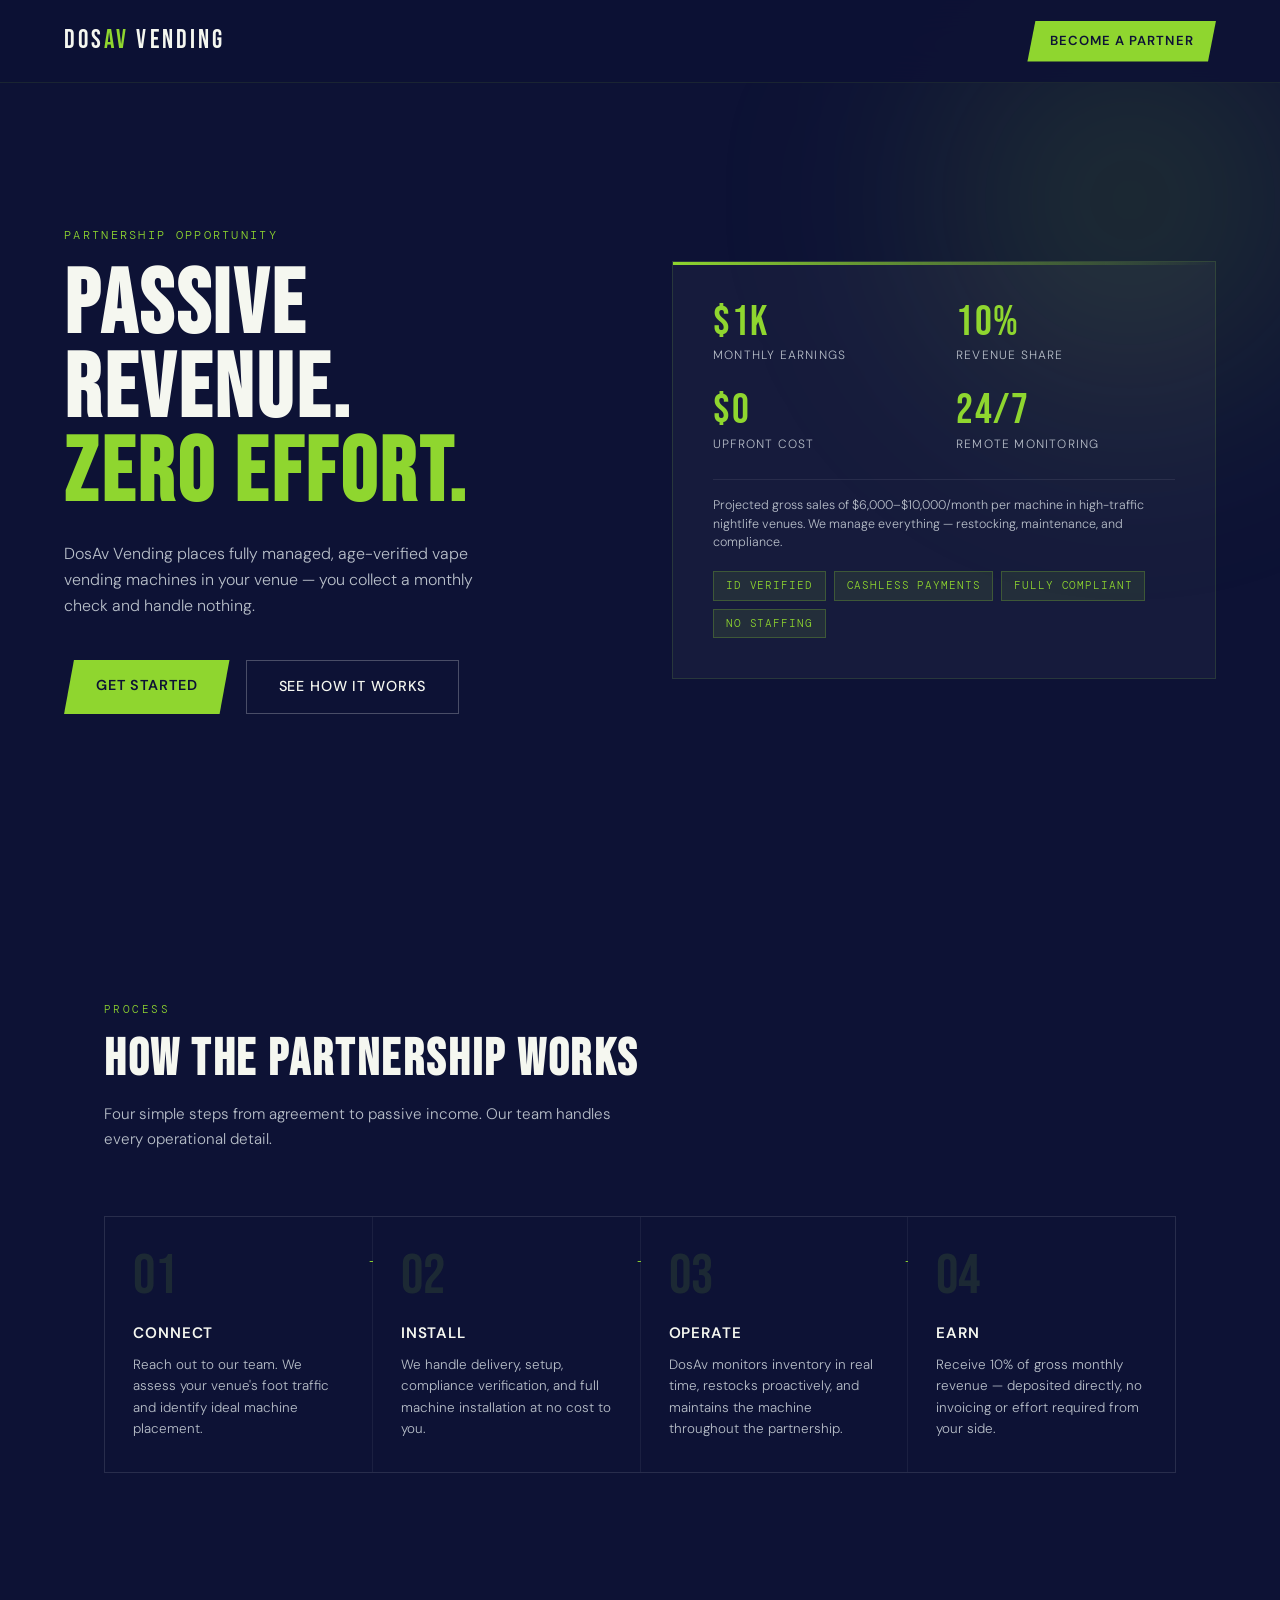
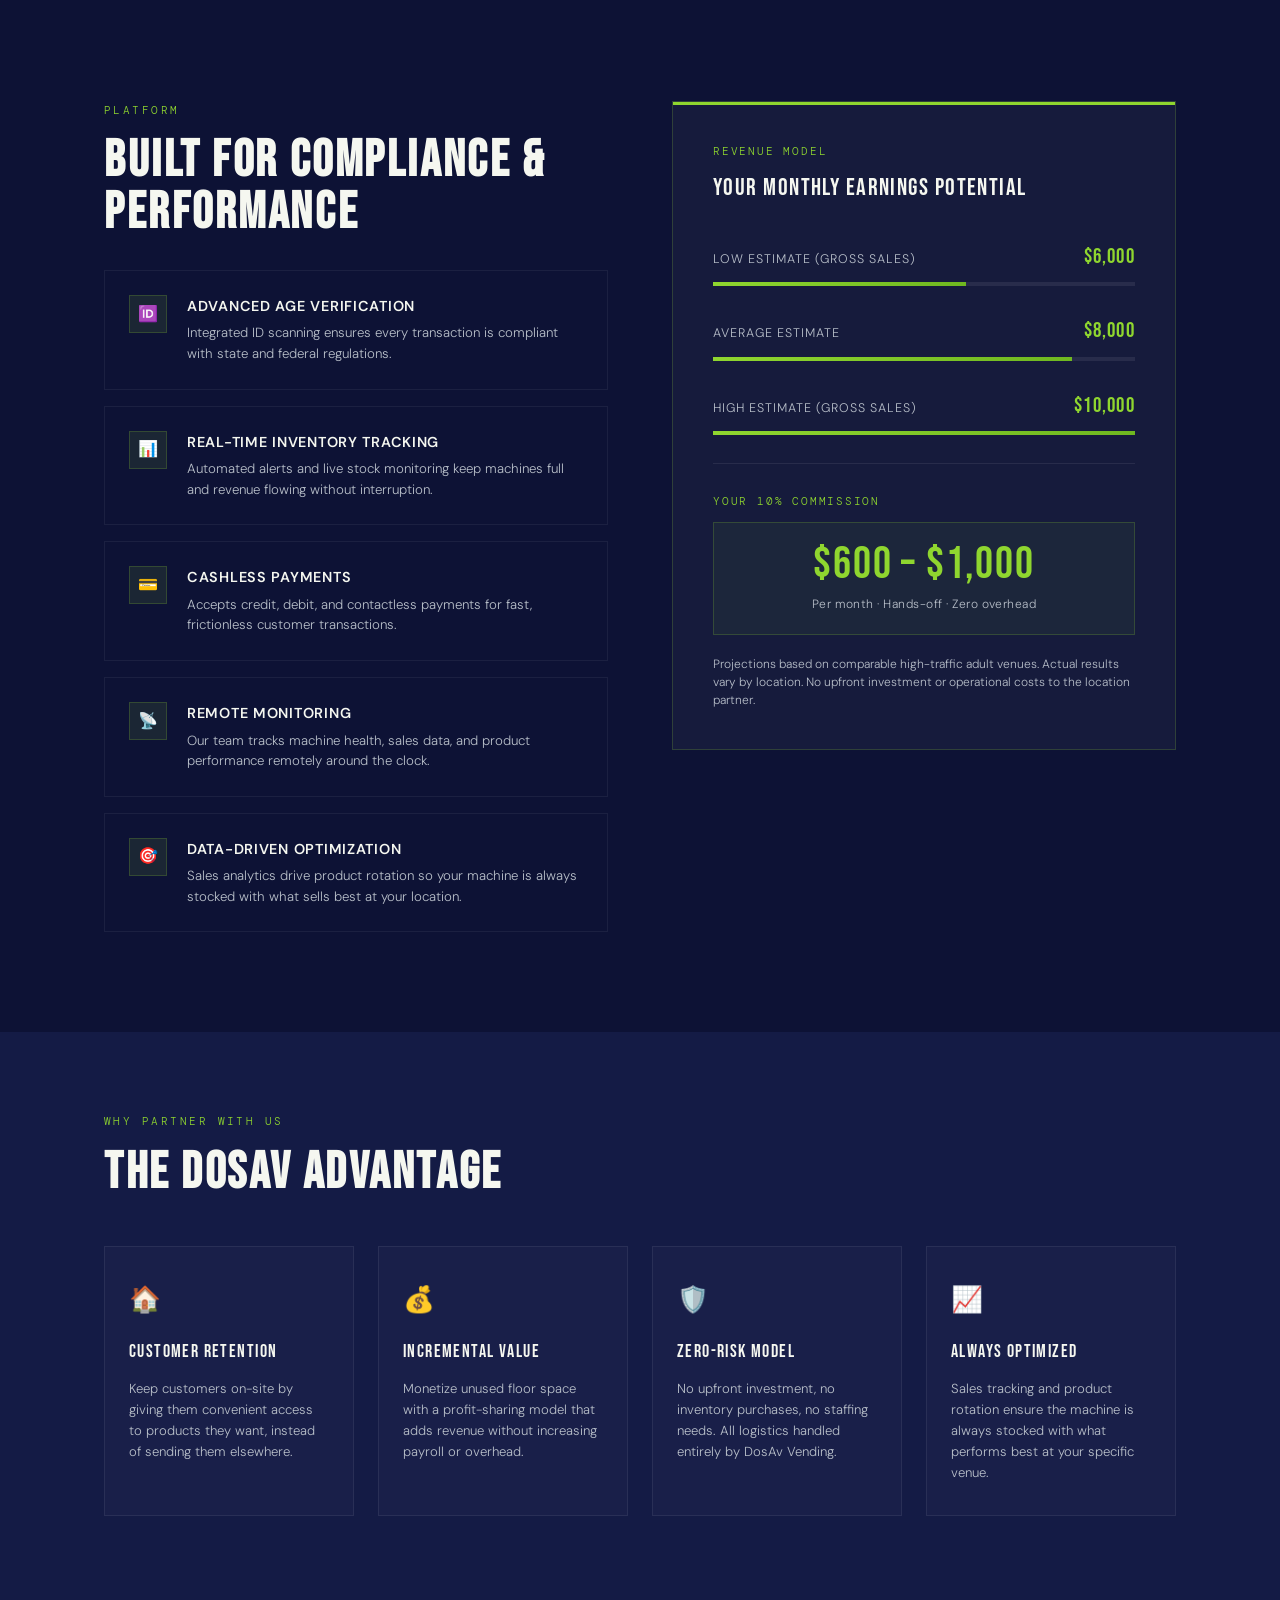
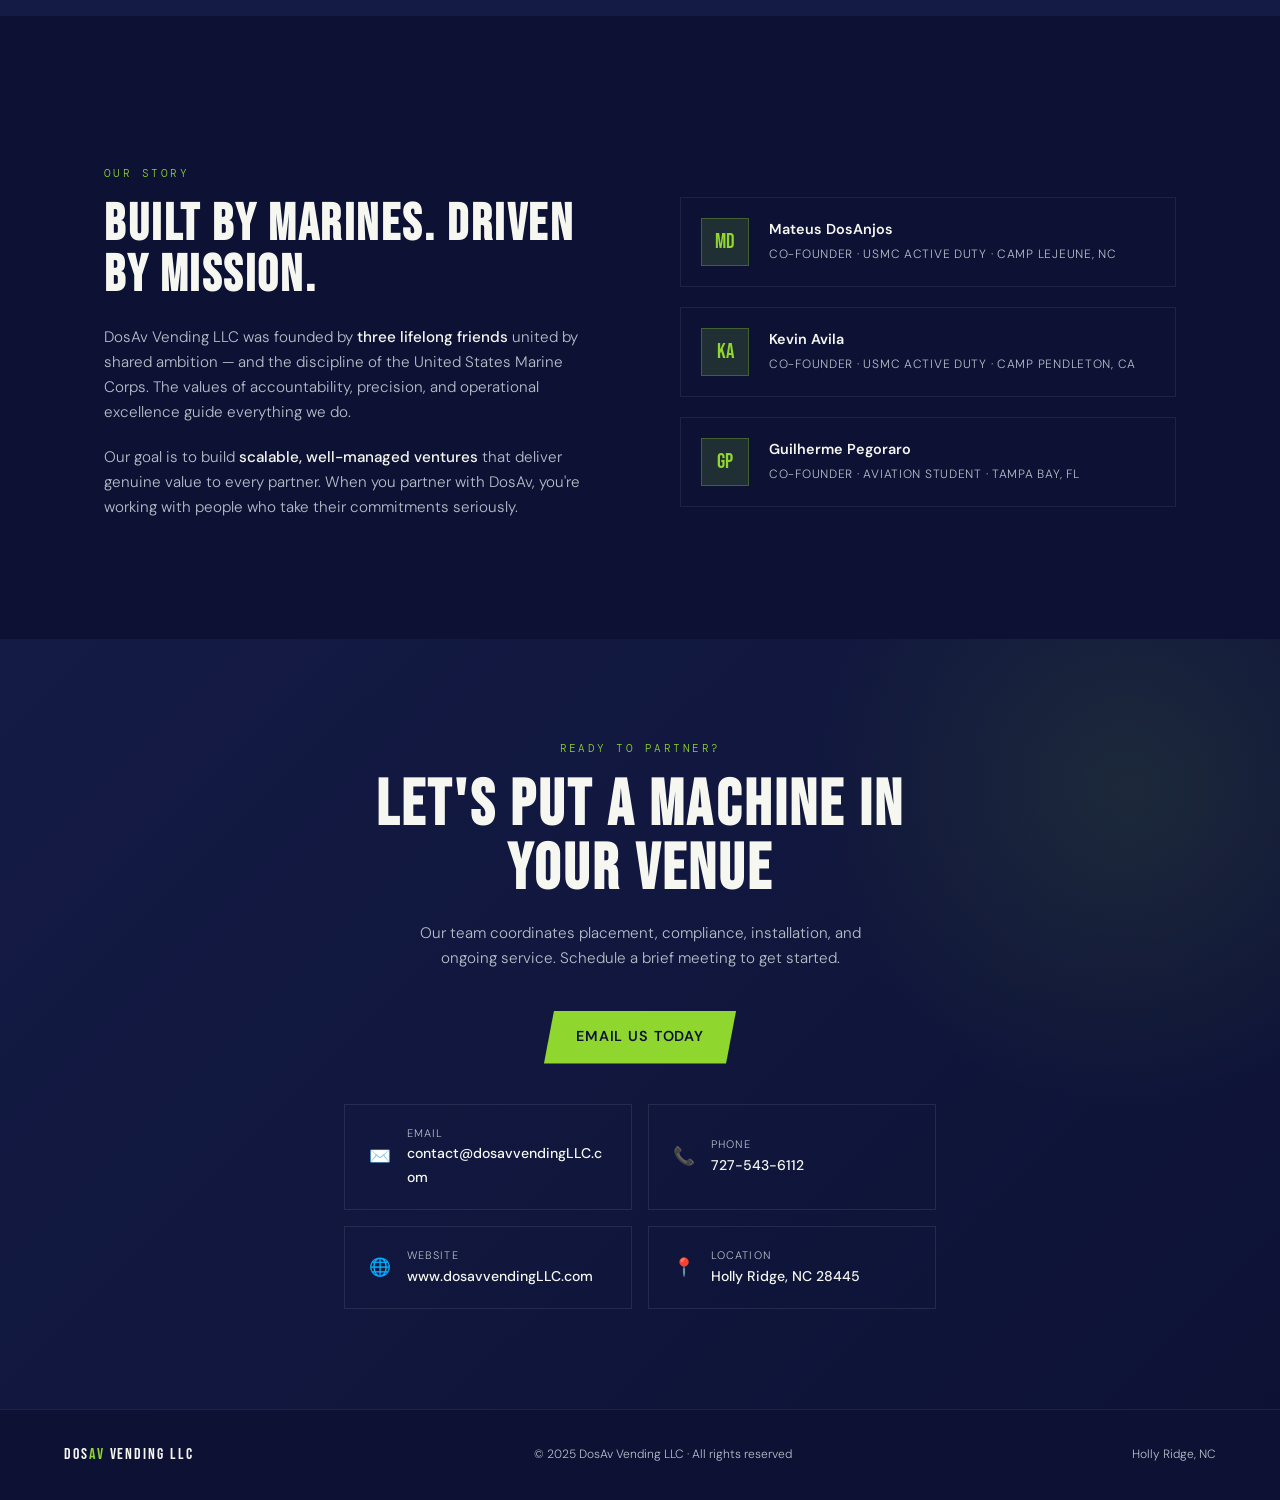
<file: index.html>
<!DOCTYPE html>
<html lang="en">
<head>
<meta charset="UTF-8">
<meta name="viewport" content="width=device-width, initial-scale=1.0">
<title>DosAv Vending LLC — Partnership</title>
<link href="https://fonts.googleapis.com/css2?family=Bebas+Neue&family=DM+Sans:wght@300;400;500;600&family=DM+Mono:wght@400;500&display=swap" rel="stylesheet">
<style>
  :root{--navy:#0d1235;--navy-mid:#141b45;--green:#8fd62f;--green-dark:#6fb820;--white:#f5f7f0;--gray:#b8bfc9;--card-bg:rgba(255,255,255,0.04)}
  *,*::before,*::after{box-sizing:border-box;margin:0;padding:0}
  html{scroll-behavior:smooth}
  body{background:var(--navy);color:var(--white);font-family:'DM Sans',sans-serif;font-weight:300;line-height:1.65;overflow-x:hidden}
  nav{position:fixed;top:0;left:0;right:0;z-index:100;display:flex;align-items:center;justify-content:space-between;padding:1.25rem 5vw;background:rgba(13,18,53,.88);backdrop-filter:blur(18px);border-bottom:1px solid rgba(143,214,47,.1)}
  .nav-logo{font-family:'Bebas Neue',sans-serif;font-size:1.6rem;letter-spacing:.12em;color:var(--white)}
  .nav-logo span{color:var(--green)}
  .nav-cta{background:var(--green);color:var(--navy);border:none;font-family:'DM Sans',sans-serif;font-weight:600;font-size:.82rem;letter-spacing:.08em;text-transform:uppercase;padding:.6rem 1.4rem;cursor:pointer;text-decoration:none;clip-path:polygon(8px 0%,100% 0%,calc(100% - 8px) 100%,0% 100%);transition:background .2s,transform .15s}
  .nav-cta:hover{background:var(--green-dark);transform:translateY(-1px)}
  .hero{position:relative;min-height:100vh;display:flex;align-items:center;padding:120px 5vw 80px;overflow:hidden}
  .hbc{position:absolute;border-radius:50%;filter:blur(90px);pointer-events:none}
  .hbc.c1{width:600px;height:600px;background:radial-gradient(circle,rgba(143,214,47,.18) 0%,transparent 70%);top:-100px;right:-150px;animation:drift 12s ease-in-out infinite alternate}
  @keyframes drift{from{transform:translate(0,0) scale(1)}to{transform:translate(30px,40px) scale(1.06)}}
  .hero-grid{display:grid;grid-template-columns:1fr 1fr;gap:4rem;align-items:center;max-width:1200px;margin:0 auto;position:relative;z-index:1;width:100%}
  .hero-eyebrow{font-family:'DM Mono',monospace;font-size:.72rem;letter-spacing:.2em;text-transform:uppercase;color:var(--green);margin-bottom:1.2rem;opacity:0;animation:fadeUp .7s .2s forwards}
  .hero h1{font-family:'Bebas Neue',sans-serif;font-size:clamp(3.5rem,7vw,6.5rem);line-height:.94;letter-spacing:.04em;margin-bottom:1.5rem;opacity:0;animation:fadeUp .7s .35s forwards}
  .hero h1 em{color:var(--green);font-style:normal;display:block}
  .hero-sub{font-size:1rem;color:var(--gray);max-width:420px;margin-bottom:2.5rem;opacity:0;animation:fadeUp .7s .5s forwards}
  .hero-actions{display:flex;gap:1rem;flex-wrap:wrap;opacity:0;animation:fadeUp .7s .65s forwards}
  .btn-p{background:var(--green);color:var(--navy);border:none;font-family:'DM Sans',sans-serif;font-weight:600;font-size:.9rem;letter-spacing:.06em;text-transform:uppercase;padding:.9rem 2rem;cursor:pointer;text-decoration:none;clip-path:polygon(10px 0%,100% 0%,calc(100% - 10px) 100%,0% 100%);transition:background .2s,transform .15s,box-shadow .2s;display:inline-block}
  .btn-p:hover{background:var(--green-dark);transform:translateY(-2px);box-shadow:0 12px 30px rgba(143,214,47,.25)}
  .btn-s{background:transparent;color:var(--white);border:1px solid rgba(255,255,255,.25);font-family:'DM Sans',sans-serif;font-weight:500;font-size:.9rem;letter-spacing:.06em;text-transform:uppercase;padding:.9rem 2rem;cursor:pointer;text-decoration:none;transition:border-color .2s,color .2s;display:inline-block}
  .btn-s:hover{border-color:var(--green);color:var(--green)}
  .hero-card{background:var(--card-bg);border:1px solid rgba(143,214,47,.15);padding:2.5rem;position:relative;opacity:0;animation:fadeUp .8s .5s forwards}
  .hero-card::before{content:'';position:absolute;top:0;left:0;right:0;height:3px;background:linear-gradient(90deg,var(--green),transparent)}
  .stat-row{display:grid;grid-template-columns:1fr 1fr;gap:1.5rem;margin-bottom:1.5rem}
  .stat-val{font-family:'Bebas Neue',sans-serif;font-size:2.6rem;color:var(--green);line-height:1;letter-spacing:.04em}
  .stat-lbl{font-size:.75rem;color:var(--gray);text-transform:uppercase;letter-spacing:.1em;margin-top:.2rem}
  .card-note{font-size:.78rem;color:var(--gray);border-top:1px solid rgba(255,255,255,.08);padding-top:1rem;line-height:1.5}
  .pills{display:flex;flex-wrap:wrap;gap:.5rem;margin-top:1.2rem}
  .pill{font-family:'DM Mono',monospace;font-size:.68rem;letter-spacing:.08em;text-transform:uppercase;background:rgba(143,214,47,.1);border:1px solid rgba(143,214,47,.25);color:var(--green);padding:.3rem .75rem}
  section{position:relative;z-index:1}
  .si{max-width:1200px;margin:0 auto;padding:0 5vw}
  .slabel{font-family:'DM Mono',monospace;font-size:.7rem;letter-spacing:.22em;text-transform:uppercase;color:var(--green);margin-bottom:1rem}
  .stitle{font-family:'Bebas Neue',sans-serif;font-size:clamp(2.2rem,4vw,3.5rem);letter-spacing:.05em;line-height:1;margin-bottom:1rem}
  .ssub{color:var(--gray);font-size:.95rem;max-width:520px}
  .how-sec{padding:100px 0}
  .steps{display:grid;grid-template-columns:repeat(4,1fr);gap:1px;background:rgba(255,255,255,.06);border:1px solid rgba(255,255,255,.06)}
  .step{background:var(--navy);padding:2rem 1.75rem;position:relative;transition:background .3s}
  .step:hover{background:var(--navy-mid)}
  .step-num{font-family:'Bebas Neue',sans-serif;font-size:3.5rem;color:rgba(143,214,47,.12);line-height:1;margin-bottom:1rem}
  .step-ttl{font-weight:600;font-size:.95rem;margin-bottom:.5rem;text-transform:uppercase;letter-spacing:.06em}
  .step-desc{font-size:.84rem;color:var(--gray);line-height:1.6}
  .step::after{content:'→';position:absolute;top:2rem;right:-.6rem;color:var(--green);font-size:1rem;z-index:2}
  .step:last-child::after{display:none}
  .feat-sec{padding:80px 0 100px}
  .feat-layout{display:grid;grid-template-columns:1fr 1fr;gap:4rem;align-items:start;margin-top:3rem}
  .feat-list{display:flex;flex-direction:column;gap:1rem}
  .feat-item{display:flex;gap:1.25rem;padding:1.5rem;border:1px solid rgba(255,255,255,.06);transition:border-color .25s,background .25s;cursor:default}
  .feat-item:hover{border-color:rgba(143,214,47,.3);background:rgba(143,214,47,.04)}
  .feat-ico{width:38px;height:38px;background:rgba(143,214,47,.1);border:1px solid rgba(143,214,47,.2);display:flex;align-items:center;justify-content:center;flex-shrink:0;font-size:1rem}
  .feat-ttl{font-weight:600;font-size:.9rem;text-transform:uppercase;letter-spacing:.05em;margin-bottom:.3rem}
  .feat-desc{font-size:.83rem;color:var(--gray);line-height:1.55}
  .rev-panel{position:sticky;top:100px;background:var(--card-bg);border:1px solid rgba(143,214,47,.2);padding:2.5rem}
  .rev-panel::before{content:'';position:absolute;top:0;left:0;right:0;height:3px;background:var(--green)}
  .rev-lbl{font-family:'DM Mono',monospace;font-size:.7rem;letter-spacing:.16em;text-transform:uppercase;color:var(--green);margin-bottom:.5rem}
  .rev-ttl{font-family:'Bebas Neue',sans-serif;font-size:1.5rem;margin-bottom:2rem;letter-spacing:.06em}
  .rev-bar{margin-bottom:1.75rem}
  .rev-bh{display:flex;justify-content:space-between;align-items:baseline;margin-bottom:.5rem}
  .rev-bn{font-size:.78rem;color:var(--gray);text-transform:uppercase;letter-spacing:.08em}
  .rev-bv{font-family:'Bebas Neue',sans-serif;font-size:1.3rem;color:var(--green);letter-spacing:.06em}
  .rev-track{height:4px;background:rgba(255,255,255,.08);overflow:hidden}
  .rev-fill{height:100%;background:linear-gradient(90deg,var(--green),var(--green-dark));transform:scaleX(0);transform-origin:left}
  .rev-fill.anim{animation:barGrow 1.2s cubic-bezier(.23,1,.32,1) forwards}
  .w60{width:60%}.w85{width:85%}.w100{width:100%}
  @keyframes barGrow{to{transform:scaleX(1)}}
  .rev-div{border:none;border-top:1px solid rgba(255,255,255,.08);margin:1.75rem 0}
  .rev-hi{background:rgba(143,214,47,.06);border:1px solid rgba(143,214,47,.2);padding:1.25rem;text-align:center}
  .rev-hiv{font-family:'Bebas Neue',sans-serif;font-size:2.8rem;color:var(--green);line-height:1;letter-spacing:.04em}
  .rev-hin{font-size:.75rem;color:var(--gray);margin-top:.4rem;letter-spacing:.04em}
  .adv-sec{padding:80px 0 100px;background:var(--navy-mid)}
  .adv-grid{display:grid;grid-template-columns:repeat(4,1fr);gap:1.5rem;margin-top:3rem}
  .adv-card{padding:2rem 1.5rem;border:1px solid rgba(255,255,255,.07);background:rgba(255,255,255,.02);position:relative;overflow:hidden;transition:transform .25s,border-color .25s}
  .adv-card:hover{transform:translateY(-4px);border-color:rgba(143,214,47,.25)}
  .adv-card::after{content:'';position:absolute;bottom:0;left:0;right:0;height:2px;background:var(--green);transform:scaleX(0);transform-origin:left;transition:transform .3s}
  .adv-card:hover::after{transform:scaleX(1)}
  .adv-ico{font-size:1.6rem;margin-bottom:1rem}
  .adv-ttl{font-family:'Bebas Neue',sans-serif;font-size:1.1rem;letter-spacing:.08em;margin-bottom:.75rem}
  .adv-desc{font-size:.82rem;color:var(--gray);line-height:1.6}
  .about-sec{padding:100px 0}
  .about-layout{display:grid;grid-template-columns:1fr 1fr;gap:5rem;align-items:center;margin-top:3rem}
  .about-text p{color:var(--gray);font-size:.95rem;margin-bottom:1.2rem}
  .about-text strong{color:var(--white);font-weight:500}
  .founders{display:flex;flex-direction:column;gap:1.25rem}
  .founder{display:flex;align-items:center;gap:1.25rem;padding:1.25rem;border:1px solid rgba(255,255,255,.07);transition:border-color .2s}
  .founder:hover{border-color:rgba(143,214,47,.25)}
  .f-av{width:48px;height:48px;background:rgba(143,214,47,.15);border:1px solid rgba(143,214,47,.3);display:flex;align-items:center;justify-content:center;font-family:'Bebas Neue',sans-serif;font-size:1.3rem;color:var(--green);flex-shrink:0}
  .f-name{font-weight:600;font-size:.9rem;margin-bottom:.2rem}
  .f-role{font-size:.75rem;color:var(--gray);letter-spacing:.06em;text-transform:uppercase}
  .cta-sec{padding:100px 0;background:linear-gradient(135deg,var(--navy-mid),var(--navy));position:relative;overflow:hidden}
  .cta-sec::before{content:'';position:absolute;width:700px;height:700px;border-radius:50%;background:radial-gradient(circle,rgba(143,214,47,.1) 0%,transparent 65%);top:-200px;right:-200px;pointer-events:none}
  .cta-inner{max-width:720px;margin:0 auto;padding:0 5vw;text-align:center;position:relative;z-index:1}
  .contact-grid{display:grid;grid-template-columns:1fr 1fr;gap:1rem;margin-top:2.5rem;text-align:left}
  .c-item{padding:1.25rem 1.5rem;border:1px solid rgba(255,255,255,.09);display:flex;align-items:center;gap:1rem}
  .c-lbl{font-size:.68rem;color:var(--gray);text-transform:uppercase;letter-spacing:.1em}
  .c-val{font-size:.88rem;color:var(--white);font-weight:500;word-break:break-all}
  footer{border-top:1px solid rgba(255,255,255,.07);padding:2rem 5vw;display:flex;justify-content:space-between;align-items:center;font-size:.75rem;color:var(--gray);position:relative;z-index:1}
  .f-logo{font-family:'Bebas Neue',sans-serif;font-size:1rem;letter-spacing:.12em;color:var(--white)}
  .f-logo span{color:var(--green)}
  @keyframes fadeUp{from{opacity:0;transform:translateY(24px)}to{opacity:1;transform:translateY(0)}}
  .reveal{opacity:0;transform:translateY(28px);transition:opacity .65s ease,transform .65s ease}
  .reveal.visible{opacity:1;transform:translateY(0)}
  .d1{transition-delay:.12s}.d2{transition-delay:.24s}.d3{transition-delay:.36s}.d4{transition-delay:.48s}
  @media(max-width:900px){.hero-grid,.feat-layout,.about-layout{grid-template-columns:1fr;gap:2.5rem}.steps,.adv-grid{grid-template-columns:1fr 1fr}.step::after{display:none}.rev-panel{position:static}.contact-grid{grid-template-columns:1fr}footer{flex-direction:column;gap:.5rem;text-align:center}}
  @media(max-width:560px){.steps,.adv-grid{grid-template-columns:1fr}.stat-row{grid-template-columns:1fr 1fr}}
</style>
</head>
<body>

<nav>
  <div class="nav-logo">DOS<span>AV</span> VENDING</div>
  <a href="#contact" class="nav-cta">Become a Partner</a>
</nav>

<section class="hero">
  <div class="hbc c1"></div>
  <div class="hero-grid">
    <div>
      <p class="hero-eyebrow">Partnership Opportunity</p>
      <h1>PASSIVE REVENUE.<em>ZERO EFFORT.</em></h1>
      <p class="hero-sub">DosAv Vending places fully managed, age-verified vape vending machines in your venue — you collect a monthly check and handle nothing.</p>
      <div class="hero-actions">
        <a href="#contact" class="btn-p">Get Started</a>
        <a href="#how" class="btn-s">See How It Works</a>
      </div>
    </div>
    <div class="hero-card">
      <div class="stat-row">
        <div><div class="stat-val">$1K</div><div class="stat-lbl">Monthly Earnings</div></div>
        <div><div class="stat-val">10%</div><div class="stat-lbl">Revenue Share</div></div>
        <div><div class="stat-val">$0</div><div class="stat-lbl">Upfront Cost</div></div>
        <div><div class="stat-val">24/7</div><div class="stat-lbl">Remote Monitoring</div></div>
      </div>
      <p class="card-note">Projected gross sales of $6,000–$10,000/month per machine in high-traffic nightlife venues. We manage everything — restocking, maintenance, and compliance.</p>
      <div class="pills">
        <span class="pill">ID Verified</span>
        <span class="pill">Cashless Payments</span>
        <span class="pill">Fully Compliant</span>
        <span class="pill">No Staffing</span>
      </div>
    </div>
  </div>
</section>

<section class="how-sec" id="how">
  <div class="si">
    <div style="margin-bottom:4rem" class="reveal">
      <p class="slabel">Process</p>
      <h2 class="stitle">HOW THE PARTNERSHIP WORKS</h2>
      <p class="ssub">Four simple steps from agreement to passive income. Our team handles every operational detail.</p>
    </div>
    <div class="steps">
      <div class="step reveal"><div class="step-num">01</div><div class="step-ttl">Connect</div><p class="step-desc">Reach out to our team. We assess your venue's foot traffic and identify ideal machine placement.</p></div>
      <div class="step reveal d1"><div class="step-num">02</div><div class="step-ttl">Install</div><p class="step-desc">We handle delivery, setup, compliance verification, and full machine installation at no cost to you.</p></div>
      <div class="step reveal d2"><div class="step-num">03</div><div class="step-ttl">Operate</div><p class="step-desc">DosAv monitors inventory in real time, restocks proactively, and maintains the machine throughout the partnership.</p></div>
      <div class="step reveal d3"><div class="step-num">04</div><div class="step-ttl">Earn</div><p class="step-desc">Receive 10% of gross monthly revenue — deposited directly, no invoicing or effort required from your side.</p></div>
    </div>
  </div>
</section>

<section class="feat-sec" id="features">
  <div class="si">
    <div class="feat-layout">
      <div>
        <div class="reveal"><p class="slabel">Platform</p><h2 class="stitle">BUILT FOR COMPLIANCE &amp; PERFORMANCE</h2></div>
        <div class="feat-list" style="margin-top:2rem">
          <div class="feat-item reveal"><div class="feat-ico">🆔</div><div><div class="feat-ttl">Advanced Age Verification</div><p class="feat-desc">Integrated ID scanning ensures every transaction is compliant with state and federal regulations.</p></div></div>
          <div class="feat-item reveal d1"><div class="feat-ico">📊</div><div><div class="feat-ttl">Real-Time Inventory Tracking</div><p class="feat-desc">Automated alerts and live stock monitoring keep machines full and revenue flowing without interruption.</p></div></div>
          <div class="feat-item reveal d2"><div class="feat-ico">💳</div><div><div class="feat-ttl">Cashless Payments</div><p class="feat-desc">Accepts credit, debit, and contactless payments for fast, frictionless customer transactions.</p></div></div>
          <div class="feat-item reveal d3"><div class="feat-ico">📡</div><div><div class="feat-ttl">Remote Monitoring</div><p class="feat-desc">Our team tracks machine health, sales data, and product performance remotely around the clock.</p></div></div>
          <div class="feat-item reveal d4"><div class="feat-ico">🎯</div><div><div class="feat-ttl">Data-Driven Optimization</div><p class="feat-desc">Sales analytics drive product rotation so your machine is always stocked with what sells best at your location.</p></div></div>
        </div>
      </div>
      <div class="reveal d1">
        <div class="rev-panel">
          <div class="rev-lbl">Revenue Model</div>
          <div class="rev-ttl">YOUR MONTHLY EARNINGS POTENTIAL</div>
          <div class="rev-bar"><div class="rev-bh"><span class="rev-bn">Low Estimate (Gross Sales)</span><span class="rev-bv">$6,000</span></div><div class="rev-track"><div class="rev-fill w60"></div></div></div>
          <div class="rev-bar"><div class="rev-bh"><span class="rev-bn">Average Estimate</span><span class="rev-bv">$8,000</span></div><div class="rev-track"><div class="rev-fill w85"></div></div></div>
          <div class="rev-bar"><div class="rev-bh"><span class="rev-bn">High Estimate (Gross Sales)</span><span class="rev-bv">$10,000</span></div><div class="rev-track"><div class="rev-fill w100"></div></div></div>
          <hr class="rev-div">
          <div class="rev-lbl" style="margin-bottom:.75rem">Your 10% Commission</div>
          <div class="rev-hi"><div class="rev-hiv">$600 – $1,000</div><div class="rev-hin">Per month · Hands-off · Zero overhead</div></div>
          <p style="font-size:.75rem;color:var(--gray);margin-top:1.25rem;line-height:1.5">Projections based on comparable high-traffic adult venues. Actual results vary by location. No upfront investment or operational costs to the location partner.</p>
        </div>
      </div>
    </div>
  </div>
</section>

<section class="adv-sec" id="advantage">
  <div class="si">
    <div class="reveal"><p class="slabel">Why Partner With Us</p><h2 class="stitle">THE DOSAV ADVANTAGE</h2></div>
    <div class="adv-grid">
      <div class="adv-card reveal"><div class="adv-ico">🏠</div><div class="adv-ttl">Customer Retention</div><p class="adv-desc">Keep customers on-site by giving them convenient access to products they want, instead of sending them elsewhere.</p></div>
      <div class="adv-card reveal d1"><div class="adv-ico">💰</div><div class="adv-ttl">Incremental Value</div><p class="adv-desc">Monetize unused floor space with a profit-sharing model that adds revenue without increasing payroll or overhead.</p></div>
      <div class="adv-card reveal d2"><div class="adv-ico">🛡️</div><div class="adv-ttl">Zero-Risk Model</div><p class="adv-desc">No upfront investment, no inventory purchases, no staffing needs. All logistics handled entirely by DosAv Vending.</p></div>
      <div class="adv-card reveal d3"><div class="adv-ico">📈</div><div class="adv-ttl">Always Optimized</div><p class="adv-desc">Sales tracking and product rotation ensure the machine is always stocked with what performs best at your specific venue.</p></div>
    </div>
  </div>
</section>

<section class="about-sec" id="about">
  <div class="si">
    <div class="about-layout">
      <div class="reveal">
        <p class="slabel">Our Story</p>
        <h2 class="stitle">BUILT BY MARINES. DRIVEN BY MISSION.</h2>
        <div class="about-text" style="margin-top:1.5rem">
          <p>DosAv Vending LLC was founded by <strong>three lifelong friends</strong> united by shared ambition — and the discipline of the United States Marine Corps. The values of accountability, precision, and operational excellence guide everything we do.</p>
          <p>Our goal is to build <strong>scalable, well-managed ventures</strong> that deliver genuine value to every partner. When you partner with DosAv, you're working with people who take their commitments seriously.</p>
        </div>
      </div>
      <div class="founders reveal d1">
        <div class="founder"><div class="f-av">MD</div><div><div class="f-name">Mateus DosAnjos</div><div class="f-role">Co-Founder · USMC Active Duty · Camp Lejeune, NC</div></div></div>
        <div class="founder"><div class="f-av">KA</div><div><div class="f-name">Kevin Avila</div><div class="f-role">Co-Founder · USMC Active Duty · Camp Pendleton, CA</div></div></div>
        <div class="founder"><div class="f-av">GP</div><div><div class="f-name">Guilherme Pegoraro</div><div class="f-role">Co-Founder · Aviation Student · Tampa Bay, FL</div></div></div>
      </div>
    </div>
  </div>
</section>

<section class="cta-sec" id="contact">
  <div class="cta-inner">
    <p class="slabel reveal">Ready to Partner?</p>
    <h2 class="stitle reveal" style="font-size:clamp(2.5rem,5vw,4rem);margin-bottom:1.2rem">LET'S PUT A MACHINE IN YOUR VENUE</h2>
    <p class="ssub reveal" style="margin:0 auto 2.5rem;text-align:center;max-width:480px">Our team coordinates placement, compliance, installation, and ongoing service. Schedule a brief meeting to get started.</p>
    <div class="reveal"><a href="mailto:contact@dosavvendingLLC.com" class="btn-p">Email Us Today</a></div>
    <div class="contact-grid reveal d1">
      <div class="c-item"><span style="font-size:1.1rem">✉️</span><div><div class="c-lbl">Email</div><div class="c-val">contact@dosavvendingLLC.com</div></div></div>
      <div class="c-item"><span style="font-size:1.1rem">📞</span><div><div class="c-lbl">Phone</div><div class="c-val">727-543-6112</div></div></div>
      <div class="c-item"><span style="font-size:1.1rem">🌐</span><div><div class="c-lbl">Website</div><div class="c-val">www.dosavvendingLLC.com</div></div></div>
      <div class="c-item"><span style="font-size:1.1rem">📍</span><div><div class="c-lbl">Location</div><div class="c-val">Holly Ridge, NC 28445</div></div></div>
    </div>
  </div>
</section>

<footer>
  <div class="f-logo">DOS<span>AV</span> VENDING LLC</div>
  <div>© 2025 DosAv Vending LLC · All rights reserved</div>
  <div>Holly Ridge, NC</div>
</footer>

<script>
const obs = new IntersectionObserver(entries => {
  entries.forEach(e => {
    if (e.isIntersecting) {
      e.target.classList.add('visible');
      e.target.querySelectorAll('.rev-fill').forEach((f,i) => setTimeout(() => f.classList.add('anim'), i*200));
      obs.unobserve(e.target);
    }
  });
}, {threshold:.12});
document.querySelectorAll('.reveal').forEach(el => obs.observe(el));
</script>
</body>
</html>
</file>
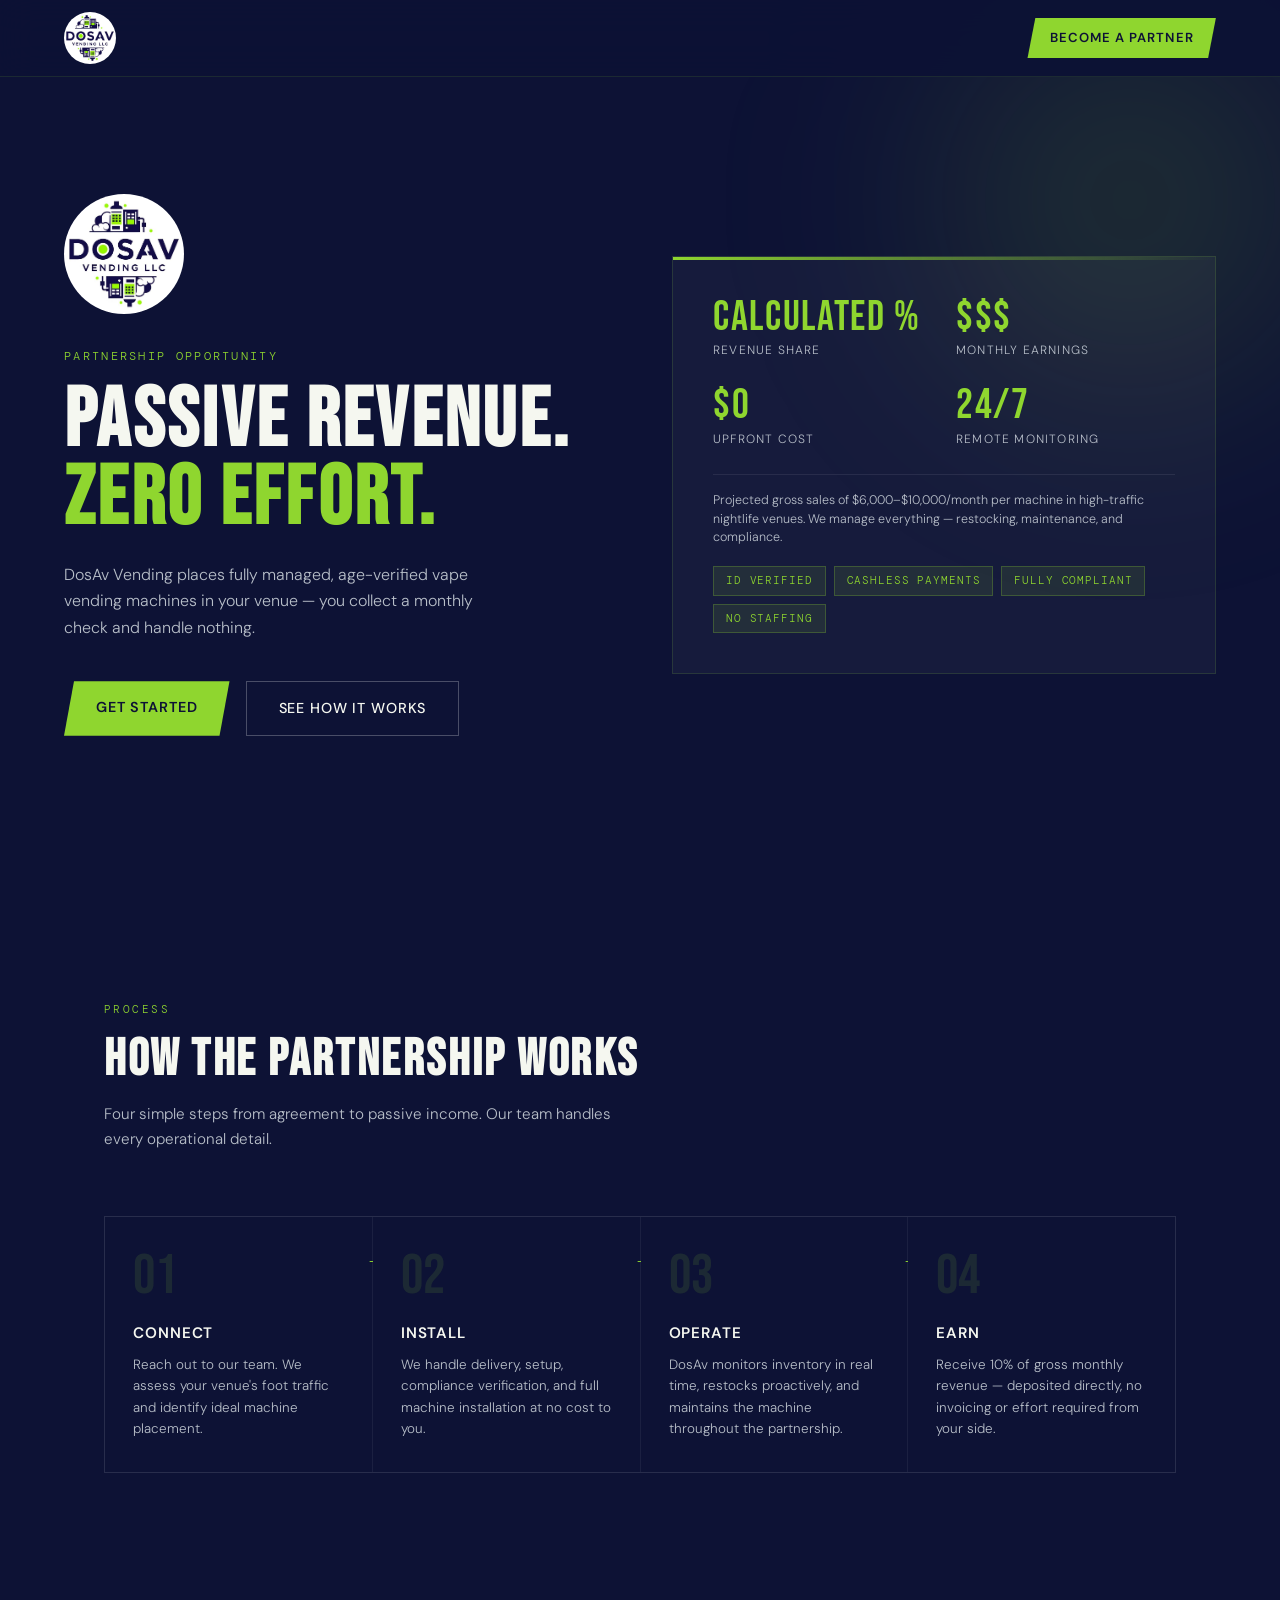
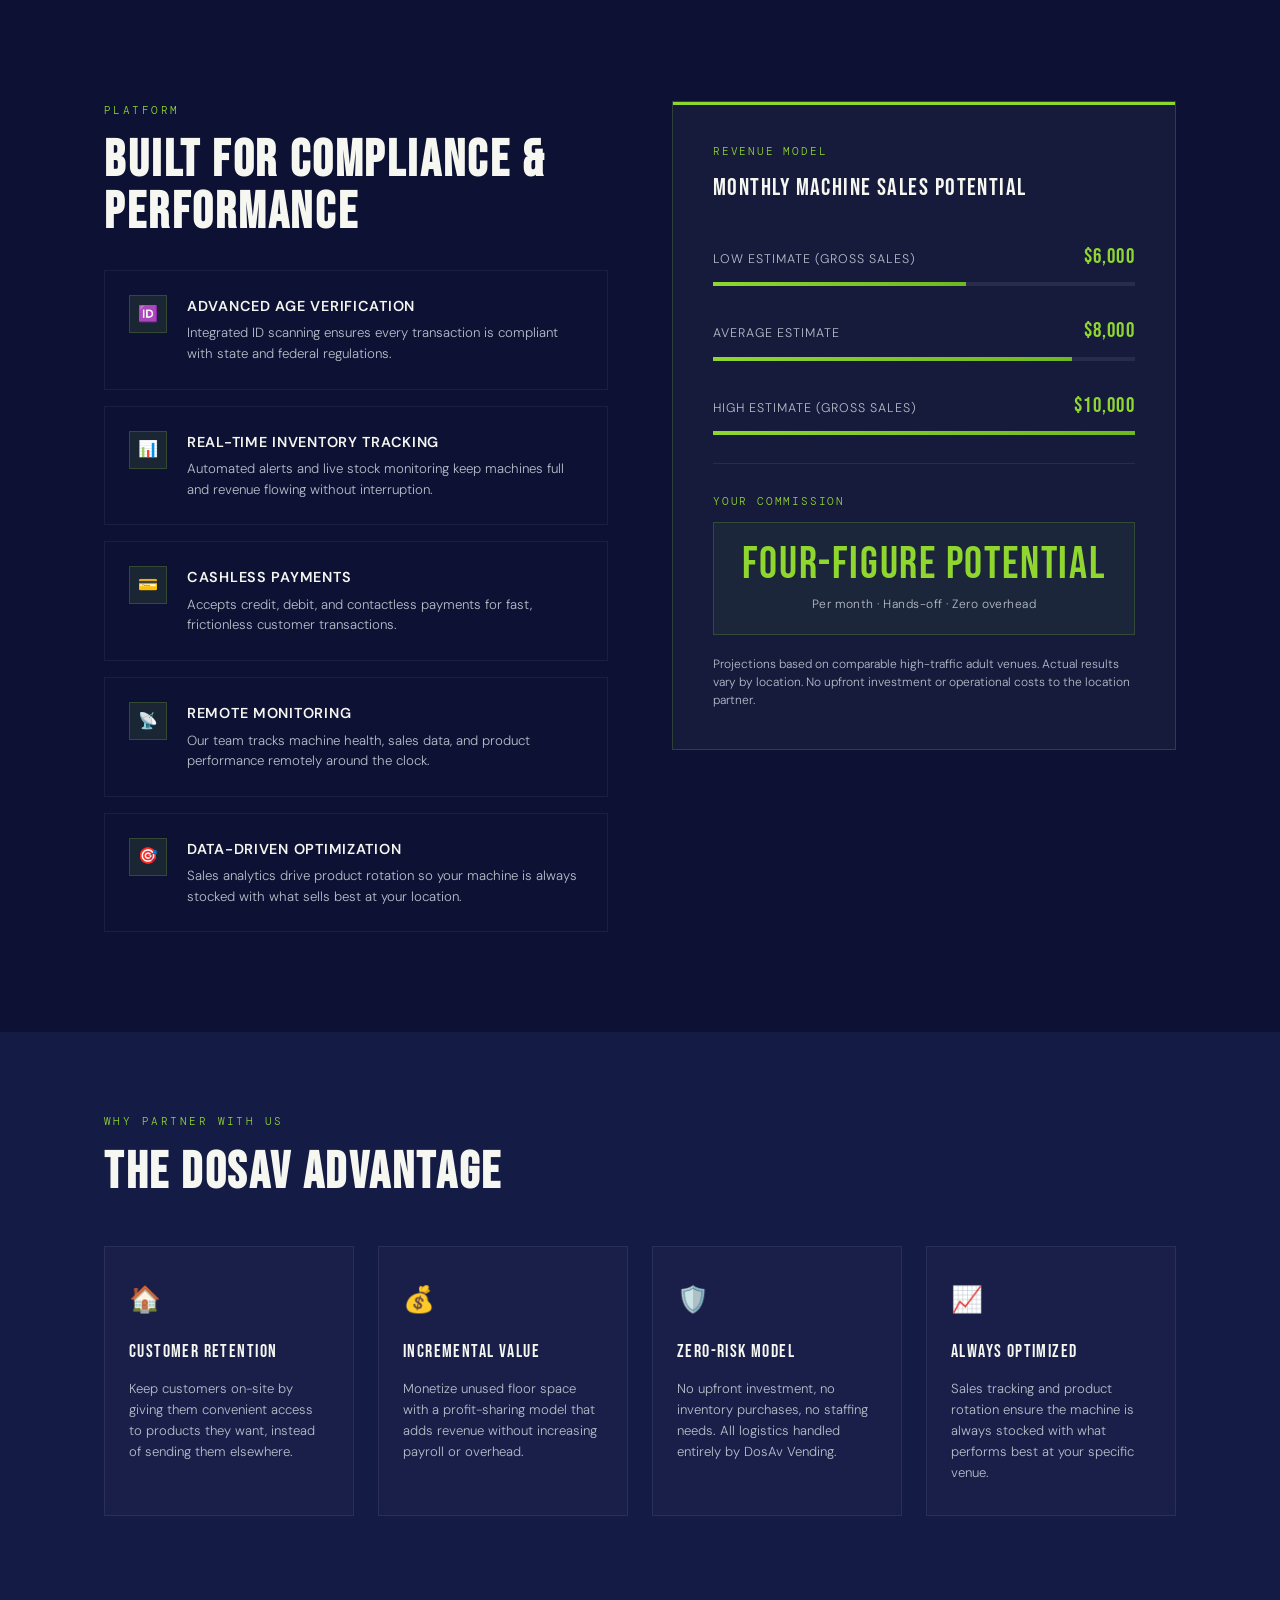
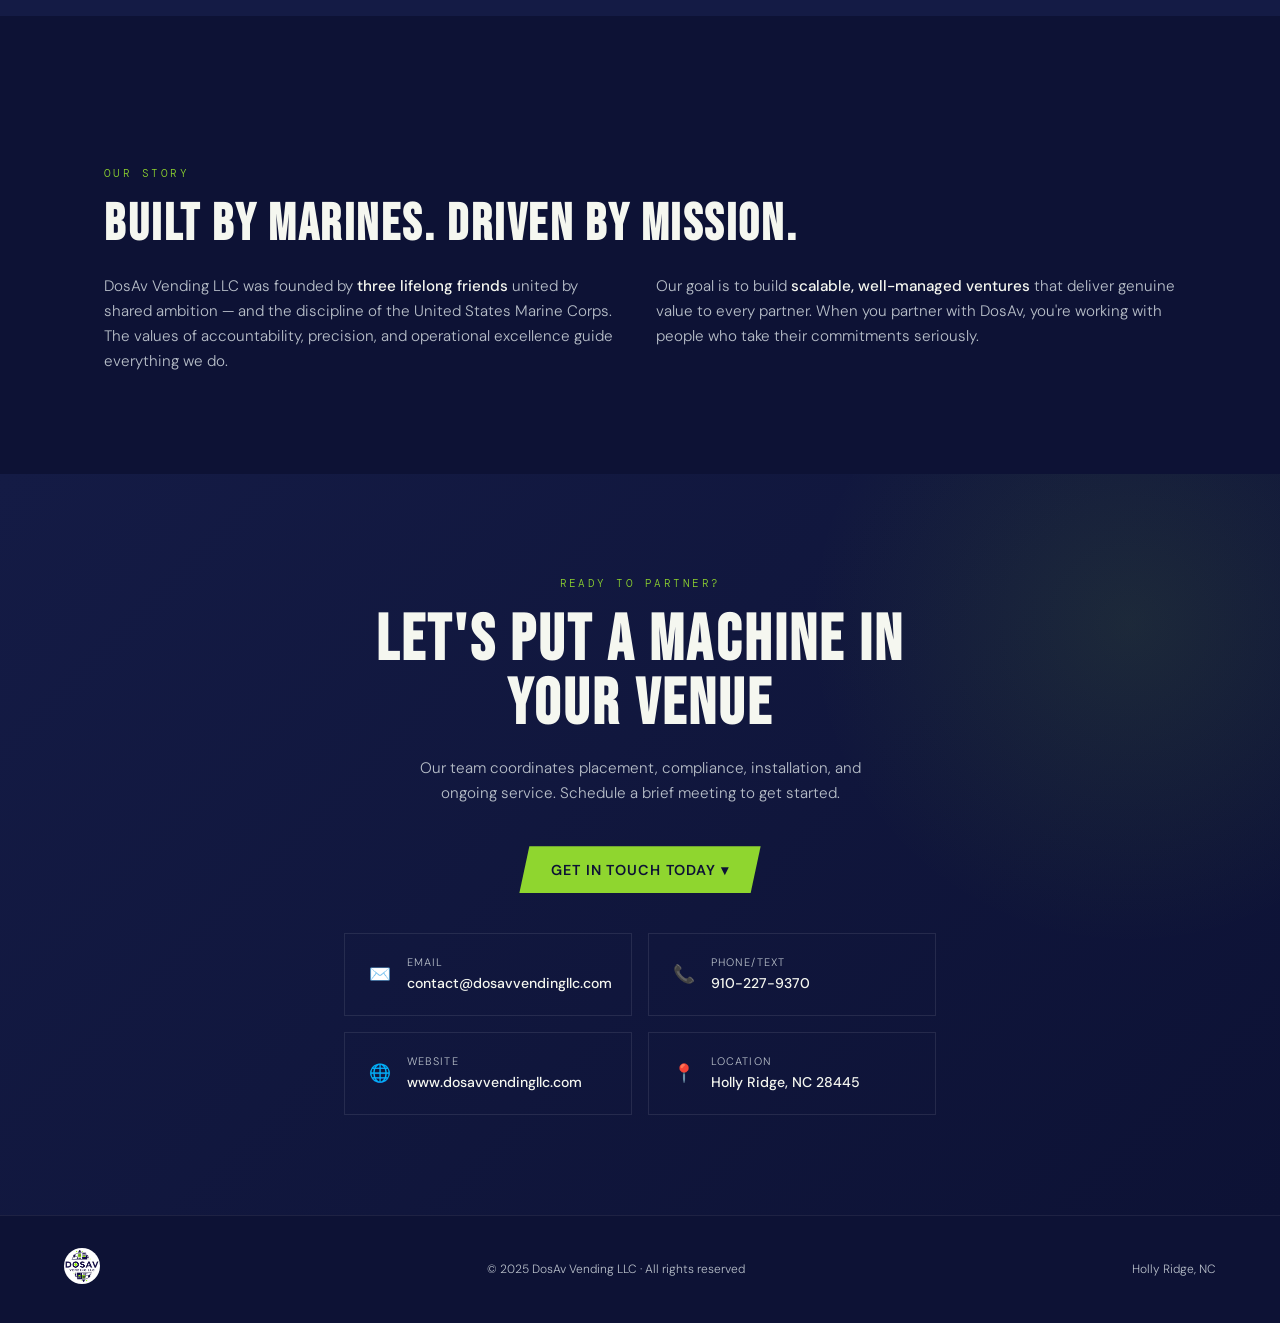
<file: dosav-vending/index.html>
<!DOCTYPE html>
<html lang="en">
<head>
<meta charset="UTF-8">
<meta name="viewport" content="width=device-width, initial-scale=1.0">
<title>DosAv Vending LLC — Partnership</title>
<link href="https://fonts.googleapis.com/css2?family=Bebas+Neue&family=DM+Sans:wght@300;400;500;600&family=DM+Mono:wght@400;500&display=swap" rel="stylesheet">
<link rel="icon" type="image/jpeg" href="DosAvLogo.jpeg">
<link rel="stylesheet" href="styles.css">
</head>
<body>

<nav>
  <div class="nav-logo">
    <img src="DosAvLogo.jpeg" alt="DosAv Vending LLC">
  </div>
  <a href="#contact" class="nav-cta">Become a Partner</a>
</nav>

<section class="hero">
  <div class="hbc c1"></div>
  <div class="hero-grid">
    <div>
      <div class="hero-logo">
        <img src="DosAvLogo.jpeg" alt="DosAv Vending LLC Logo">
      </div>
      <p class="hero-eyebrow">Partnership Opportunity</p>
      <h1>PASSIVE REVENUE.<em>ZERO EFFORT.</em></h1>
      <p class="hero-sub">DosAv Vending places fully managed, age-verified vape vending machines in your venue — you collect a monthly check and handle nothing.</p>
      <div class="hero-actions">
        <a href="#contact" class="btn-p">Get Started</a>
        <a href="#how" class="btn-s">See How It Works</a>
      </div>
    </div>
    <div class="hero-card">
      <div class="stat-row">
        <div><div class="stat-val">Calculated %</div><div class="stat-lbl">Revenue Share</div></div>
        <div><div class="stat-val">$$$</div><div class="stat-lbl">Monthly Earnings</div></div>
        <div><div class="stat-val">$0</div><div class="stat-lbl">Upfront Cost</div></div>
        <div><div class="stat-val">24/7</div><div class="stat-lbl">Remote Monitoring</div></div>
      </div>
      <p class="card-note">Projected gross sales of $6,000–$10,000/month per machine in high-traffic nightlife venues. We manage everything — restocking, maintenance, and compliance.</p>
      <div class="pills">
        <span class="pill">ID Verified</span>
        <span class="pill">Cashless Payments</span>
        <span class="pill">Fully Compliant</span>
        <span class="pill">No Staffing</span>
      </div>
    </div>
  </div>
</section>

<section class="how-sec" id="how">
  <div class="si">
    <div class="section-header reveal">
      <p class="slabel">Process</p>
      <h2 class="stitle">HOW THE PARTNERSHIP WORKS</h2>
      <p class="ssub">Four simple steps from agreement to passive income. Our team handles every operational detail.</p>
    </div>
    <div class="steps">
      <div class="step reveal"><div class="step-num">01</div><div class="step-ttl">Connect</div><p class="step-desc">Reach out to our team. We assess your venue's foot traffic and identify ideal machine placement.</p></div>
      <div class="step reveal d1"><div class="step-num">02</div><div class="step-ttl">Install</div><p class="step-desc">We handle delivery, setup, compliance verification, and full machine installation at no cost to you.</p></div>
      <div class="step reveal d2"><div class="step-num">03</div><div class="step-ttl">Operate</div><p class="step-desc">DosAv monitors inventory in real time, restocks proactively, and maintains the machine throughout the partnership.</p></div>
      <div class="step reveal d3"><div class="step-num">04</div><div class="step-ttl">Earn</div><p class="step-desc">Receive 10% of gross monthly revenue — deposited directly, no invoicing or effort required from your side.</p></div>
    </div>
  </div>
</section>

<section class="feat-sec" id="features">
  <div class="si">
    <div class="feat-layout">
      <div>
        <div class="reveal"><p class="slabel">Platform</p><h2 class="stitle">BUILT FOR COMPLIANCE &amp; PERFORMANCE</h2></div>
        <div class="feat-list">
          <div class="feat-item reveal"><div class="feat-ico">🆔</div><div><div class="feat-ttl">Advanced Age Verification</div><p class="feat-desc">Integrated ID scanning ensures every transaction is compliant with state and federal regulations.</p></div></div>
          <div class="feat-item reveal d1"><div class="feat-ico">📊</div><div><div class="feat-ttl">Real-Time Inventory Tracking</div><p class="feat-desc">Automated alerts and live stock monitoring keep machines full and revenue flowing without interruption.</p></div></div>
          <div class="feat-item reveal d2"><div class="feat-ico">💳</div><div><div class="feat-ttl">Cashless Payments</div><p class="feat-desc">Accepts credit, debit, and contactless payments for fast, frictionless customer transactions.</p></div></div>
          <div class="feat-item reveal d3"><div class="feat-ico">📡</div><div><div class="feat-ttl">Remote Monitoring</div><p class="feat-desc">Our team tracks machine health, sales data, and product performance remotely around the clock.</p></div></div>
          <div class="feat-item reveal d4"><div class="feat-ico">🎯</div><div><div class="feat-ttl">Data-Driven Optimization</div><p class="feat-desc">Sales analytics drive product rotation so your machine is always stocked with what sells best at your location.</p></div></div>
        </div>
      </div>
      <div class="reveal d1">
        <div class="rev-panel">
          <div class="rev-lbl">Revenue Model</div>
          <div class="rev-ttl">MONTHLY MACHINE SALES POTENTIAL</div>
          <div class="rev-bar"><div class="rev-bh"><span class="rev-bn">Low Estimate (Gross Sales)</span><span class="rev-bv">$6,000</span></div><div class="rev-track"><div class="rev-fill w60"></div></div></div>
          <div class="rev-bar"><div class="rev-bh"><span class="rev-bn">Average Estimate</span><span class="rev-bv">$8,000</span></div><div class="rev-track"><div class="rev-fill w85"></div></div></div>
          <div class="rev-bar"><div class="rev-bh"><span class="rev-bn">High Estimate (Gross Sales)</span><span class="rev-bv">$10,000</span></div><div class="rev-track"><div class="rev-fill w100"></div></div></div>
          <hr class="rev-div">
          <div class="rev-lbl rev-lbl-sm">Your Commission</div>
          <div class="rev-hi"><div class="rev-hiv">FOUR-FIGURE POTENTIAL</div><div class="rev-hin">Per month · Hands-off · Zero overhead</div></div>
          <p class="rev-note">Projections based on comparable high-traffic adult venues. Actual results vary by location. No upfront investment or operational costs to the location partner.</p>
        </div>
      </div>
    </div>
  </div>
</section>

<section class="adv-sec" id="advantage">
  <div class="si">
    <div class="reveal"><p class="slabel">Why Partner With Us</p><h2 class="stitle">THE DOSAV ADVANTAGE</h2></div>
    <div class="adv-grid">
      <div class="adv-card reveal"><div class="adv-ico">🏠</div><div class="adv-ttl">Customer Retention</div><p class="adv-desc">Keep customers on-site by giving them convenient access to products they want, instead of sending them elsewhere.</p></div>
      <div class="adv-card reveal d1"><div class="adv-ico">💰</div><div class="adv-ttl">Incremental Value</div><p class="adv-desc">Monetize unused floor space with a profit-sharing model that adds revenue without increasing payroll or overhead.</p></div>
      <div class="adv-card reveal d2"><div class="adv-ico">🛡️</div><div class="adv-ttl">Zero-Risk Model</div><p class="adv-desc">No upfront investment, no inventory purchases, no staffing needs. All logistics handled entirely by DosAv Vending.</p></div>
      <div class="adv-card reveal d3"><div class="adv-ico">📈</div><div class="adv-ttl">Always Optimized</div><p class="adv-desc">Sales tracking and product rotation ensure the machine is always stocked with what performs best at your specific venue.</p></div>
    </div>
  </div>
</section>

<section class="about-sec" id="about">
  <div class="si">
    <div class="about-layout">
      <div class="reveal">
        <p class="slabel">Our Story</p>
        <h2 class="stitle">BUILT BY MARINES. DRIVEN BY MISSION.</h2>
        <div class="about-text">
          <p>DosAv Vending LLC was founded by <strong>three lifelong friends</strong> united by shared ambition — and the discipline of the United States Marine Corps. The values of accountability, precision, and operational excellence guide everything we do.</p>
          <p>Our goal is to build <strong>scalable, well-managed ventures</strong> that deliver genuine value to every partner. When you partner with DosAv, you're working with people who take their commitments seriously.</p>
        </div>
      </div>
    </div>
  </div>
</section>

<section class="cta-sec" id="contact">
  <div class="cta-inner">
    <p class="slabel reveal">Ready to Partner?</p>
    <h2 class="stitle cta-title reveal">LET'S PUT A MACHINE IN YOUR VENUE</h2>
    <p class="ssub cta-ssub reveal">Our team coordinates placement, compliance, installation, and ongoing service. Schedule a brief meeting to get started.</p>
    <div class="contact-dropdown-wrap">
      <button class="btn-p contact-dropdown-btn" onclick="toggleContactMenu(event)">Get In Touch Today ▾</button>
      <div class="contact-dropdown-menu" id="contactMenu">
        <a href="mailto:contact@dosavvendingllc.com" class="contact-dropdown-item" target="_blank" rel="noopener"><span>✉️</span> Email</a>
        <a href="tel:+19102279370" class="contact-dropdown-item"><span>📞</span> Call</a>
        <a href="sms:+19102279370" class="contact-dropdown-item"><span>💬</span> Text</a>
      </div>
    </div>
    <div class="contact-grid reveal d1">
      <div class="c-item"><span class="c-ico">✉️</span><div><div class="c-lbl">Email</div><div class="c-val">contact@dosavvendingllc.com</div></div></div>
      <div class="c-item"><span class="c-ico">📞</span><div><div class="c-lbl">Phone/Text</div><div class="c-val">910-227-9370</div></div></div>
      <div class="c-item"><span class="c-ico">🌐</span><div><div class="c-lbl">Website</div><div class="c-val">www.dosavvendingllc.com</div></div></div>
      <div class="c-item"><span class="c-ico">📍</span><div><div class="c-lbl">Location</div><div class="c-val">Holly Ridge, NC 28445</div></div></div>
    </div>
  </div>
</section>

<footer>
  <div class="f-logo"><img src="DosAvLogo.jpeg" alt="DosAv Vending LLC"></div>
  <div>© 2025 DosAv Vending LLC · All rights reserved</div>
  <div>Holly Ridge, NC</div>
</footer>

<script>
const canPhone = /Android|iPhone|iPad|iPod|BlackBerry|IEMobile|Opera Mini/i.test(navigator.userAgent);
if (!canPhone) {
  document.querySelectorAll('.contact-dropdown-item[href^="tel:"], .contact-dropdown-item[href^="sms:"]')
    .forEach(el => el.remove());
}
function toggleContactMenu(e) {
  e.stopPropagation();
  document.getElementById('contactMenu').classList.toggle('open');
}
document.addEventListener('click', () => document.getElementById('contactMenu').classList.remove('open'));

const obs = new IntersectionObserver(entries => {
  entries.forEach(e => {
    if (e.isIntersecting) {
      e.target.classList.add('visible');
      e.target.querySelectorAll('.rev-fill').forEach((f,i) => setTimeout(() => f.classList.add('anim'), i*200));
      obs.unobserve(e.target);
    }
  });
}, {threshold:.12});
document.querySelectorAll('.reveal').forEach(el => obs.observe(el));
</script>
</body>
</html>
</file>
<file: dosav-vending/styles.css>
:root {
  --navy: #0d1235;
  --navy-mid: #141b45;
  --green: #8fd62f;
  --green-dark: #6fb820;
  --white: #f5f7f0;
  --gray: #b8bfc9;
  --card-bg: rgba(255,255,255,0.04);
}

*, *::before, *::after { box-sizing: border-box; margin: 0; padding: 0; }

html { scroll-behavior: smooth; }

body {
  background: var(--navy);
  color: var(--white);
  font-family: 'DM Sans', sans-serif;
  font-weight: 300;
  line-height: 1.65;
  overflow-x: hidden;
}

nav {
  position: fixed;
  top: 0; left: 0; right: 0;
  z-index: 100;
  display: flex;
  align-items: center;
  justify-content: space-between;
  padding: 0.75rem 5vw;
  background: rgba(13,18,53,.92);
  backdrop-filter: blur(18px);
  border-bottom: 1px solid rgba(143,214,47,.12);
}

.nav-logo img { height: 52px; width: 52px; display: block; border-radius: 50%; object-fit: cover; }

.nav-cta {
  background: var(--green);
  color: var(--navy);
  border: none;
  font-family: 'DM Sans', sans-serif;
  font-weight: 600;
  font-size: .82rem;
  letter-spacing: .08em;
  text-transform: uppercase;
  padding: .6rem 1.4rem;
  cursor: pointer;
  text-decoration: none;
  clip-path: polygon(8px 0%, 100% 0%, calc(100% - 8px) 100%, 0% 100%);
  transition: background .2s, transform .15s;
  white-space: nowrap;
}
.nav-cta:hover { background: var(--green-dark); transform: translateY(-1px); }

.hero {
  position: relative;
  min-height: 100vh;
  display: flex;
  align-items: center;
  padding: 110px 5vw 80px;
  overflow: hidden;
}

.hbc { position: absolute; border-radius: 50%; filter: blur(90px); pointer-events: none; }
.hbc.c1 {
  width: 600px; height: 600px;
  background: radial-gradient(circle, rgba(143,214,47,.18) 0%, transparent 70%);
  top: -100px; right: -150px;
  animation: drift 12s ease-in-out infinite alternate;
}

@keyframes drift {
  from { transform: translate(0,0) scale(1); }
  to   { transform: translate(30px,40px) scale(1.06); }
}

.hero-grid {
  display: grid;
  grid-template-columns: 1fr 1fr;
  gap: 4rem;
  align-items: center;
  max-width: 1200px;
  margin: 0 auto;
  position: relative;
  z-index: 1;
  width: 100%;
}

.hero-logo { margin-bottom: 1.5rem; opacity: 0; animation: fadeUp .7s .1s forwards; }
.hero-logo img { width: 120px; height: 120px; border-radius: 50%; object-fit: cover; }

.hero-eyebrow {
  font-family: 'DM Mono', monospace;
  font-size: .72rem;
  letter-spacing: .2em;
  text-transform: uppercase;
  color: var(--green);
  margin-bottom: 1rem;
  opacity: 0;
  animation: fadeUp .7s .25s forwards;
}

.hero h1 {
  font-family: 'Bebas Neue', sans-serif;
  font-size: clamp(3.2rem, 6.5vw, 6rem);
  line-height: .94;
  letter-spacing: .04em;
  margin-bottom: 1.5rem;
  opacity: 0;
  animation: fadeUp .7s .4s forwards;
}
.hero h1 em { color: var(--green); font-style: normal; display: block; }

.hero-sub {
  font-size: 1rem;
  color: var(--gray);
  max-width: 420px;
  margin-bottom: 2.5rem;
  opacity: 0;
  animation: fadeUp .7s .55s forwards;
}

.hero-actions { display: flex; gap: 1rem; flex-wrap: wrap; opacity: 0; animation: fadeUp .7s .7s forwards; }

.btn-p {
  background: var(--green);
  color: var(--navy);
  border: none;
  font-family: 'DM Sans', sans-serif;
  font-weight: 600;
  font-size: .9rem;
  letter-spacing: .06em;
  text-transform: uppercase;
  padding: .9rem 2rem;
  cursor: pointer;
  text-decoration: none;
  clip-path: polygon(10px 0%, 100% 0%, calc(100% - 10px) 100%, 0% 100%);
  transition: background .2s, transform .15s, box-shadow .2s;
  display: inline-block;
}
.btn-p:hover {
  background: var(--green-dark);
  transform: translateY(-2px);
  box-shadow: 0 12px 30px rgba(143,214,47,.25);
}

.btn-s {
  background: transparent;
  color: var(--white);
  border: 1px solid rgba(255,255,255,.25);
  font-family: 'DM Sans', sans-serif;
  font-weight: 500;
  font-size: .9rem;
  letter-spacing: .06em;
  text-transform: uppercase;
  padding: .9rem 2rem;
  cursor: pointer;
  text-decoration: none;
  transition: border-color .2s, color .2s;
  display: inline-block;
}
.btn-s:hover { border-color: var(--green); color: var(--green); }

.hero-card {
  background: var(--card-bg);
  border: 1px solid rgba(143,214,47,.15);
  padding: 2.5rem;
  position: relative;
  opacity: 0;
  animation: fadeUp .8s .55s forwards;
}
.hero-card::before {
  content: '';
  position: absolute;
  top: 0; left: 0; right: 0;
  height: 3px;
  background: linear-gradient(90deg, var(--green), transparent);
}

.stat-row { display: grid; grid-template-columns: 1fr 1fr; gap: 1.5rem; margin-bottom: 1.5rem; }
.stat-val { font-family: 'Bebas Neue', sans-serif; font-size: 2.6rem; color: var(--green); line-height: 1; letter-spacing: .04em; }
.stat-lbl { font-size: .75rem; color: var(--gray); text-transform: uppercase; letter-spacing: .1em; margin-top: .2rem; }

.card-note { font-size: .78rem; color: var(--gray); border-top: 1px solid rgba(255,255,255,.08); padding-top: 1rem; line-height: 1.5; }

.pills { display: flex; flex-wrap: wrap; gap: .5rem; margin-top: 1.2rem; }
.pill {
  font-family: 'DM Mono', monospace;
  font-size: .68rem;
  letter-spacing: .08em;
  text-transform: uppercase;
  background: rgba(143,214,47,.1);
  border: 1px solid rgba(143,214,47,.25);
  color: var(--green);
  padding: .3rem .75rem;
}

section { position: relative; z-index: 1; }
.si { max-width: 1200px; margin: 0 auto; padding: 0 5vw; }

.slabel { font-family: 'DM Mono', monospace; font-size: .7rem; letter-spacing: .22em; text-transform: uppercase; color: var(--green); margin-bottom: 1rem; }
.stitle { font-family: 'Bebas Neue', sans-serif; font-size: clamp(2.2rem, 4vw, 3.5rem); letter-spacing: .05em; line-height: 1; margin-bottom: 1rem; }
.ssub { color: var(--gray); font-size: .95rem; max-width: 520px; }

/* How section */
.how-sec { padding: 100px 0; }
.section-header { margin-bottom: 4rem; }

.steps {
  display: grid;
  grid-template-columns: repeat(4, 1fr);
  gap: 1px;
  background: rgba(255,255,255,.06);
  border: 1px solid rgba(255,255,255,.06);
}
.step { background: var(--navy); padding: 2rem 1.75rem; position: relative; transition: background .3s; }
.step:hover { background: var(--navy-mid); }
.step-num { font-family: 'Bebas Neue', sans-serif; font-size: 3.5rem; color: rgba(143,214,47,.12); line-height: 1; margin-bottom: 1rem; }
.step-ttl { font-weight: 600; font-size: .95rem; margin-bottom: .5rem; text-transform: uppercase; letter-spacing: .06em; }
.step-desc { font-size: .84rem; color: var(--gray); line-height: 1.6; }
.step::after { content: '→'; position: absolute; top: 2rem; right: -.6rem; color: var(--green); font-size: 1rem; z-index: 2; }
.step:last-child::after { display: none; }

/* Features section */
.feat-sec { padding: 80px 0 100px; }
.feat-layout { display: grid; grid-template-columns: 1fr 1fr; gap: 4rem; align-items: start; margin-top: 3rem; }
.feat-list { display: flex; flex-direction: column; gap: 1rem; margin-top: 2rem; }
.feat-item {
  display: flex;
  gap: 1.25rem;
  padding: 1.5rem;
  border: 1px solid rgba(255,255,255,.06);
  transition: border-color .25s, background .25s;
  cursor: default;
}
.feat-item:hover { border-color: rgba(143,214,47,.3); background: rgba(143,214,47,.04); }
.feat-ico {
  width: 38px; height: 38px;
  background: rgba(143,214,47,.1);
  border: 1px solid rgba(143,214,47,.2);
  display: flex;
  align-items: center;
  justify-content: center;
  flex-shrink: 0;
  font-size: 1rem;
}
.feat-ttl { font-weight: 600; font-size: .9rem; text-transform: uppercase; letter-spacing: .05em; margin-bottom: .3rem; }
.feat-desc { font-size: .83rem; color: var(--gray); line-height: 1.55; }

/* Revenue panel */
.rev-panel {
  position: sticky;
  top: 100px;
  background: var(--card-bg);
  border: 1px solid rgba(143,214,47,.2);
  padding: 2.5rem;
}
.rev-panel::before {
  content: '';
  position: absolute;
  top: 0; left: 0; right: 0;
  height: 3px;
  background: var(--green);
}
.rev-lbl { font-family: 'DM Mono', monospace; font-size: .7rem; letter-spacing: .16em; text-transform: uppercase; color: var(--green); margin-bottom: .5rem; }
.rev-lbl-sm { margin-bottom: .75rem; }
.rev-ttl { font-family: 'Bebas Neue', sans-serif; font-size: 1.5rem; margin-bottom: 2rem; letter-spacing: .06em; }
.rev-bar { margin-bottom: 1.75rem; }
.rev-bh { display: flex; justify-content: space-between; align-items: baseline; margin-bottom: .5rem; }
.rev-bn { font-size: .78rem; color: var(--gray); text-transform: uppercase; letter-spacing: .08em; }
.rev-bv { font-family: 'Bebas Neue', sans-serif; font-size: 1.3rem; color: var(--green); letter-spacing: .06em; }
.rev-track { height: 4px; background: rgba(255,255,255,.08); overflow: hidden; }
.rev-fill { height: 100%; background: linear-gradient(90deg, var(--green), var(--green-dark)); transform: scaleX(0); transform-origin: left; }
.rev-fill.anim { animation: barGrow 1.2s cubic-bezier(.23,1,.32,1) forwards; }
.w60 { width: 60%; } .w85 { width: 85%; } .w100 { width: 100%; }
@keyframes barGrow { to { transform: scaleX(1); } }
.rev-div { border: none; border-top: 1px solid rgba(255,255,255,.08); margin: 1.75rem 0; }
.rev-hi { background: rgba(143,214,47,.06); border: 1px solid rgba(143,214,47,.2); padding: 1.25rem; text-align: center; }
.rev-hiv { font-family: 'Bebas Neue', sans-serif; font-size: 2.8rem; color: var(--green); line-height: 1; letter-spacing: .04em; }
.rev-hin { font-size: .75rem; color: var(--gray); margin-top: .4rem; letter-spacing: .04em; }
.rev-note { font-size: .75rem; color: var(--gray); margin-top: 1.25rem; line-height: 1.5; }

/* Advantage section */
.adv-sec { padding: 80px 0 100px; background: var(--navy-mid); }
.adv-grid { display: grid; grid-template-columns: repeat(4, 1fr); gap: 1.5rem; margin-top: 3rem; }
.adv-card {
  padding: 2rem 1.5rem;
  border: 1px solid rgba(255,255,255,.07);
  background: rgba(255,255,255,.02);
  position: relative;
  overflow: hidden;
  transition: transform .25s, border-color .25s;
}
.adv-card:hover { transform: translateY(-4px); border-color: rgba(143,214,47,.25); }
.adv-card::after {
  content: '';
  position: absolute;
  bottom: 0; left: 0; right: 0;
  height: 2px;
  background: var(--green);
  transform: scaleX(0);
  transform-origin: left;
  transition: transform .3s;
}
.adv-card:hover::after { transform: scaleX(1); }
.adv-ico { font-size: 1.6rem; margin-bottom: 1rem; }
.adv-ttl { font-family: 'Bebas Neue', sans-serif; font-size: 1.1rem; letter-spacing: .08em; margin-bottom: .75rem; }
.adv-desc { font-size: .82rem; color: var(--gray); line-height: 1.6; }

/* About section */
.about-sec { padding: 100px 0; }
.about-layout { margin-top: 3rem; }
.about-text { margin-top: 1.5rem; display: grid; grid-template-columns: 1fr 1fr; gap: 2rem; }
.about-text p { color: var(--gray); font-size: .95rem; }
.about-text strong { color: var(--white); font-weight: 500; }
.founders { display: flex; flex-direction: column; gap: 1.25rem; }
.founder { display: flex; align-items: center; gap: 1.25rem; padding: 1.25rem; border: 1px solid rgba(255,255,255,.07); transition: border-color .2s; }
.founder:hover { border-color: rgba(143,214,47,.25); }
.f-av {
  width: 48px; height: 48px;
  background: rgba(143,214,47,.15);
  border: 1px solid rgba(143,214,47,.3);
  display: flex;
  align-items: center;
  justify-content: center;
  font-family: 'Bebas Neue', sans-serif;
  font-size: 1.3rem;
  color: var(--green);
  flex-shrink: 0;
}
.f-name { font-weight: 600; font-size: .9rem; margin-bottom: .2rem; }
.f-role { font-size: .75rem; color: var(--gray); letter-spacing: .06em; text-transform: uppercase; }

/* CTA section */
.cta-sec {
  padding: 100px 0;
  background: linear-gradient(135deg, var(--navy-mid), var(--navy));
  position: relative;
  overflow: hidden;
}
.cta-sec::before {
  content: '';
  position: absolute;
  width: 700px; height: 700px;
  border-radius: 50%;
  background: radial-gradient(circle, rgba(143,214,47,.1) 0%, transparent 65%);
  top: -200px; right: -200px;
  pointer-events: none;
}
.cta-inner { max-width: 720px; margin: 0 auto; padding: 0 5vw; text-align: center; position: relative; z-index: 1; }
.cta-title { font-size: clamp(2.5rem, 5vw, 4rem); margin-bottom: 1.2rem; }
.cta-ssub { margin: 0 auto 2.5rem; text-align: center; max-width: 480px; }

.contact-dropdown-wrap { position: relative; display: inline-block; }
.contact-dropdown-btn { border: none; }
.contact-dropdown-menu {
  display: none;
  position: absolute;
  top: calc(100% + 6px);
  left: 50%;
  transform: translateX(-50%);
  background: #141b45;
  border: 1px solid rgba(143,214,47,.25);
  min-width: 180px;
  z-index: 200;
  flex-direction: column;
}
.contact-dropdown-menu.open { display: flex; }
.contact-dropdown-item {
  display: flex;
  align-items: center;
  gap: .75rem;
  padding: .85rem 1.25rem;
  color: var(--white);
  text-decoration: none;
  font-size: .88rem;
  font-weight: 500;
  letter-spacing: .04em;
  transition: background .15s, color .15s;
  border-bottom: 1px solid rgba(255,255,255,.06);
}
.contact-dropdown-item:last-child { border-bottom: none; }
.contact-dropdown-item:hover { background: rgba(143,214,47,.1); color: var(--green); }

.contact-grid { display: grid; grid-template-columns: 1fr 1fr; gap: 1rem; margin-top: 2.5rem; text-align: left; }
.c-item { padding: 1.25rem 1.5rem; border: 1px solid rgba(255,255,255,.09); display: flex; align-items: center; gap: 1rem; min-width: 0; }
.c-ico { font-size: 1.1rem; flex-shrink: 0; }
.c-lbl { font-size: .68rem; color: var(--gray); text-transform: uppercase; letter-spacing: .1em; }
.c-val { font-size: .88rem; color: var(--white); font-weight: 500; overflow-wrap: break-word; min-width: 0; }

footer {
  border-top: 1px solid rgba(255,255,255,.07);
  padding: 2rem 5vw;
  display: flex;
  justify-content: space-between;
  align-items: center;
  font-size: .75rem;
  color: var(--gray);
  position: relative;
  z-index: 1;
}
.f-logo img { height: 36px; width: 36px; border-radius: 50%; object-fit: cover; }

/* Animations */
@keyframes fadeUp {
  from { opacity: 0; transform: translateY(24px); }
  to   { opacity: 1; transform: translateY(0); }
}
.reveal { opacity: 0; transform: translateY(28px); transition: opacity .65s ease, transform .65s ease; }
.reveal.visible { opacity: 1; transform: translateY(0); }
.d1 { transition-delay: .12s; }
.d2 { transition-delay: .24s; }
.d3 { transition-delay: .36s; }
.d4 { transition-delay: .48s; }

/* Responsive */
@media (max-width: 900px) {
  .hero-grid, .feat-layout, .about-layout { grid-template-columns: 1fr; gap: 2.5rem; }
  .steps, .adv-grid { grid-template-columns: 1fr 1fr; }
  .step::after { display: none; }
  .rev-panel { position: static; }
  .contact-grid { grid-template-columns: 1fr; }
  footer { flex-direction: column; gap: .5rem; text-align: center; }
}
@media (max-width: 560px) {
  .steps, .adv-grid { grid-template-columns: 1fr; }
  .stat-row { grid-template-columns: 1fr 1fr; }
}
</file>
